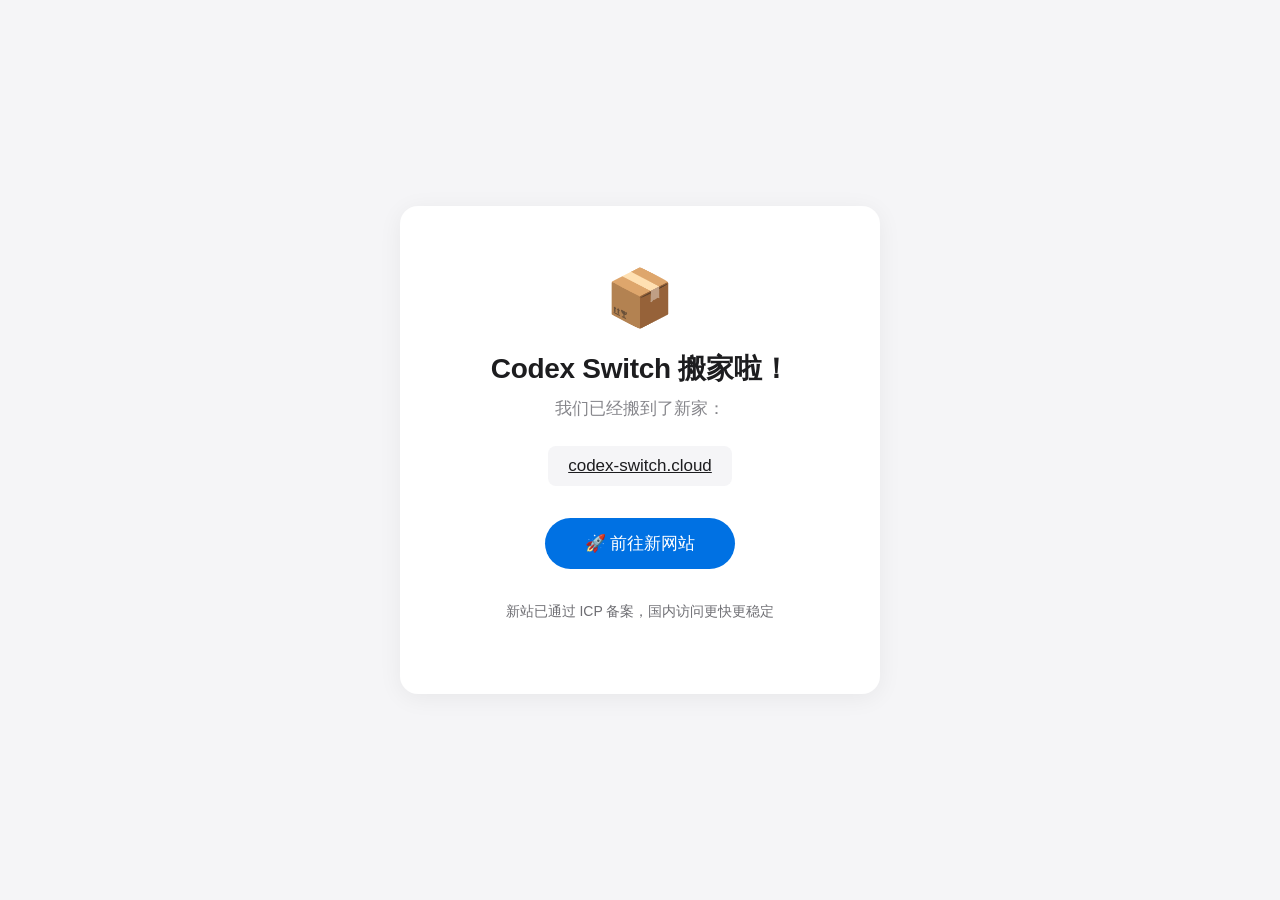
<file: docker/moving.html>
<!DOCTYPE html>
<html lang="zh-CN">
<head>
<meta charset="UTF-8">
<meta name="viewport" content="width=device-width, initial-scale=1.0">
<title>Codex Switch 搬家啦！</title>
<style>
  * { margin: 0; padding: 0; box-sizing: border-box; }
  body {
    font-family: -apple-system, BlinkMacSystemFont, "SF Pro Display", "PingFang SC", "Hiragino Sans GB", sans-serif;
    background: #f5f5f7;
    color: #1d1d1f;
    display: flex;
    align-items: center;
    justify-content: center;
    min-height: 100vh;
    padding: 24px;
  }
  .card {
    background: #ffffff;
    border-radius: 18px;
    padding: 64px 48px;
    max-width: 480px;
    width: 100%;
    text-align: center;
    box-shadow: 0 4px 24px rgba(0,0,0,0.06);
  }
  .icon {
    font-size: 56px;
    margin-bottom: 24px;
    line-height: 1;
  }
  h1 {
    font-size: 28px;
    font-weight: 600;
    letter-spacing: -0.01em;
    margin-bottom: 8px;
  }
  p {
    font-size: 17px;
    color: #86868b;
    line-height: 1.5;
    margin-bottom: 8px;
  }
  .new-url {
    display: inline-block;
    margin-top: 16px;
    padding: 10px 20px;
    background: #f5f5f7;
    border-radius: 8px;
    font-size: 17px;
    color: #1d1d1f;
    font-weight: 500;
    word-break: break-all;
  }
  .cta {
    display: inline-block;
    margin-top: 32px;
    padding: 14px 40px;
    background: #0071e3;
    color: #ffffff;
    font-size: 17px;
    font-weight: 500;
    border-radius: 44px;
    text-decoration: none;
    transition: background 0.2s, transform 0.1s;
  }
  .cta:hover {
    background: #0077ed;
    transform: scale(1.02);
  }
  .footer-note {
    margin-top: 32px;
    font-size: 14px;
    color: #6e6e73;
  }
</style>
</head>
<body>
  <div class="card">
    <div class="icon">📦</div>
    <h1>Codex Switch 搬家啦！</h1>
    <p>我们已经搬到了新家：</p>
    <a href="https://codex-switch.cloud" class="new-url">codex-switch.cloud</a>
    <br>
    <a href="https://codex-switch.cloud" class="cta">🚀 前往新网站</a>
    <p class="footer-note">新站已通过 ICP 备案，国内访问更快更稳定</p>
  </div>
  <script>
    // 3 秒后自动跳转
    setTimeout(function() {
      window.location.href = 'https://codex-switch.cloud' + window.location.pathname;
    }, 5000);
  </script>
</body>
</html>
</file>
